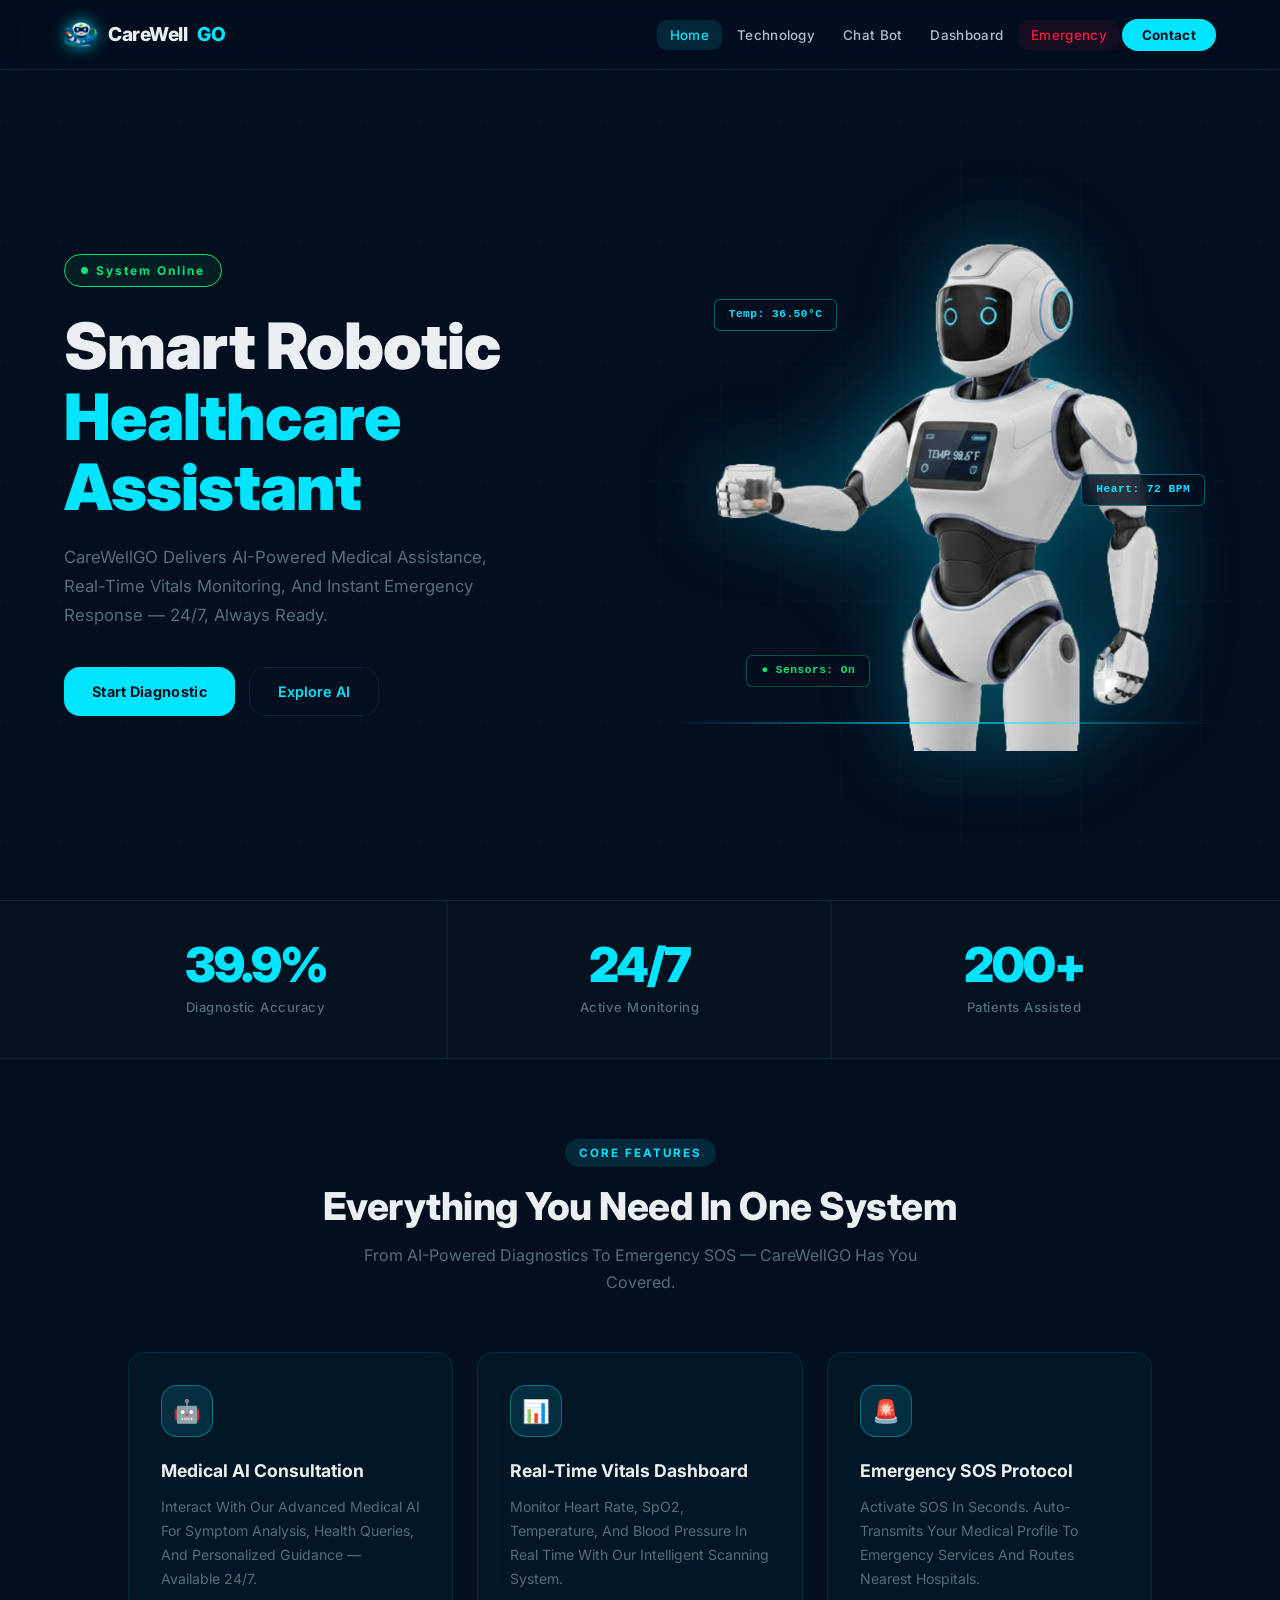
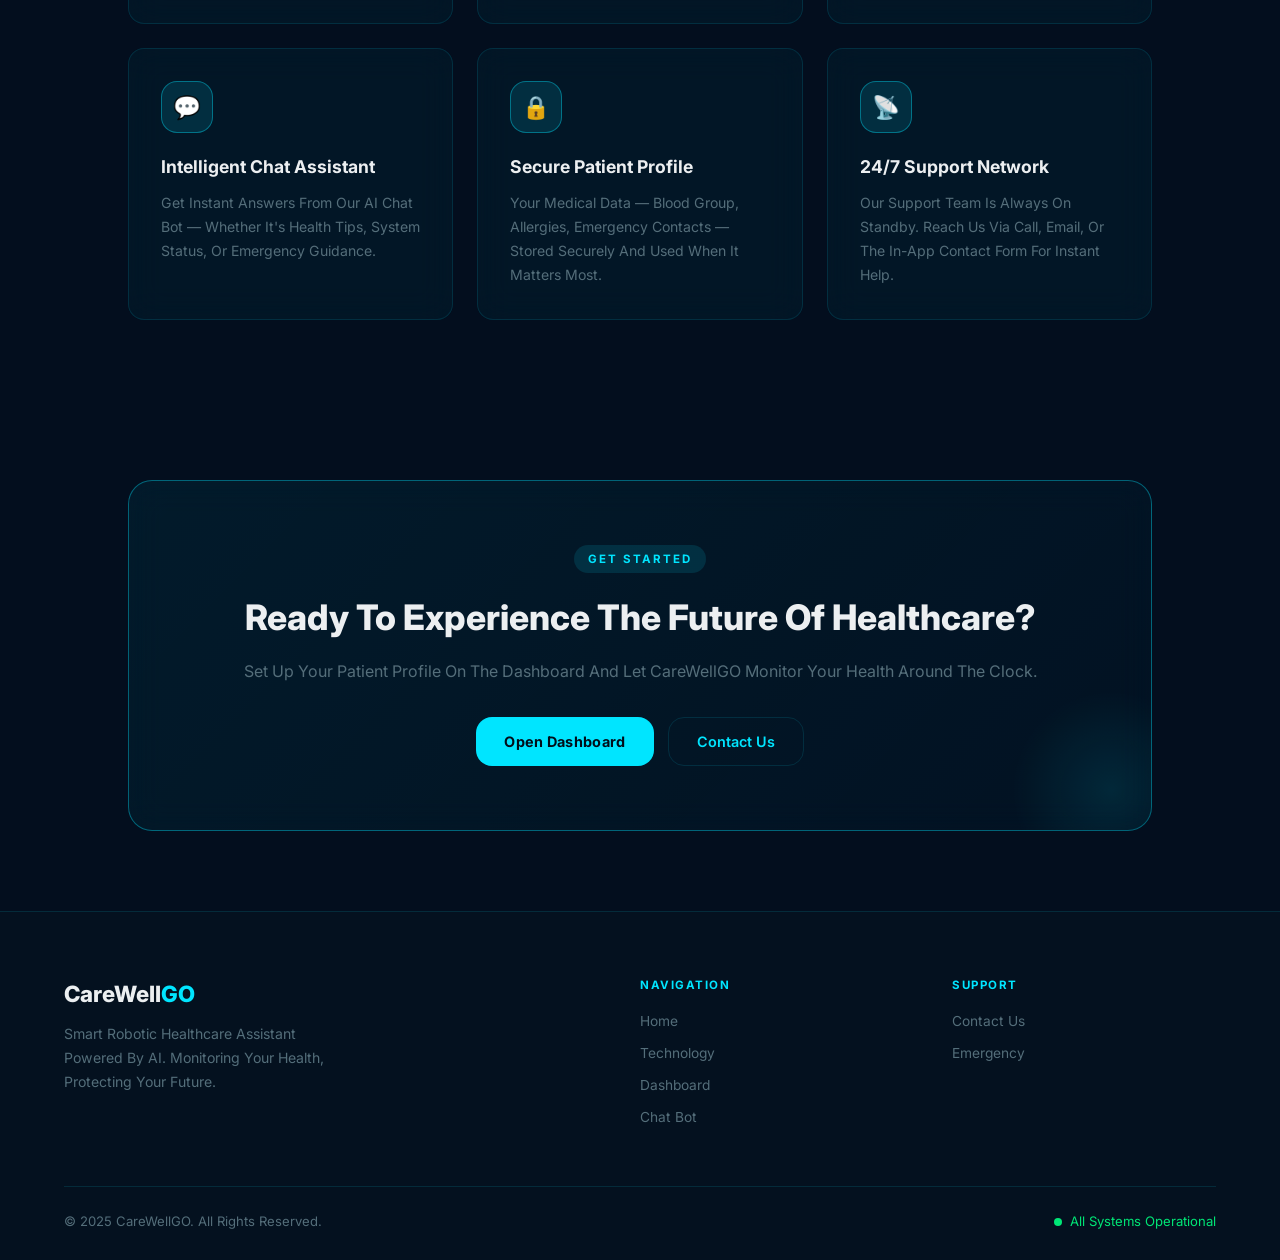
<file: index.html>
<!DOCTYPE html>
<html lang="en">
<head>
    <meta charset="UTF-8">
    <meta name="viewport" content="width=device-width, initial-scale=1.0">
    <meta name="description" content="CareWellGO - Smart Robotic Healthcare Assistant Powered By AI. 24/7 Medical Monitoring, Emergency Response And Intelligent Diagnostics.">
    <title>CareWellGO — Smart Robotic Healthcare</title>
    <link rel="icon" href="Files/Images/Top_Img.png" type="image/x-icon">
    <link rel="stylesheet" href="Files/CSS/Common.css">
    <link rel="stylesheet" href="Files/CSS/Index.css">
</head>
<body>
<div class="Grid_Overlay"></div>

<nav class="Nav" id="Main_Nav">
    <div class="Nav_Container">
        <a href="./" class="Nav_Logo">
            <img src="Files/Images/Logo.png" alt="CareWellGO Logo">
            CareWell<span class="Text_Cyan">GO</span>
        </a>
        <button class="Nav_Hamburger" id="Nav_Toggle" aria-label="Toggle Navigation">
            <span></span><span></span><span></span>
        </button>
        <ul class="Nav_Links" id="Nav_Links">
            <li><a href="./" class="Nav_Link Nav_Active">Home</a></li>
            <li><a href="AI/" class="Nav_Link">Technology</a></li>
            <li><a href="Chat_Bot/" class="Nav_Link">Chat Bot</a></li>
            <li><a href="Dashboard/" class="Nav_Link">Dashboard</a></li>
            <li><a href="Emergency/" class="Nav_Link Nav_Emrg">Emergency</a></li>
            <li><a href="Contact/" class="Nav_Link Nav_Btn">Contact</a></li>
        </ul>
    </div>
</nav>

<section class="Hero">
    <div class="Hero_Inner">
        <div class="Hero_Text">
            <div class="Hero_Badge">System Online</div>
            <h1 class="Hero_Title">
                Smart Robotic
                <span>Healthcare Assistant</span>
            </h1>
            <p class="Hero_Desc">
                CareWellGO Delivers AI-Powered Medical Assistance, Real-Time Vitals Monitoring, And Instant Emergency Response — 24/7, Always Ready.
            </p>
            <div class="Hero_Actions">
                <a href="Dashboard/" class="Btn_Primary">Start Diagnostic</a>
                <a href="AI/" class="Btn_Secondary">Explore AI</a>
            </div>
        </div>
        <div class="Hero_Robot">
            <div class="Robot_Glow"></div>
            <img src="Files/Images/Robo.png" alt="CareWellGO Robot" class="Robot_Img">
            <div class="Hud_Node Node_Temp">Temp: 36.50°C</div>
            <div class="Hud_Node Node_Heart">Heart: 72 BPM</div>
            <div class="Hud_Node Node_Sensors">● Sensors: On</div>
            <div class="Scan_Line"></div>
        </div>
    </div>
</section>

<section class="Stats">
    <div class="Stats_Inner">
        <div class="Stat_Item">
            <div class="Stat_Num Text_Cyan" data-target="99.8" data-suffix="%">0%</div>
            <div class="Stat_Label">Diagnostic Accuracy</div>
        </div>
        <div class="Stat_Item">
            <div class="Stat_Num Text_Cyan">24/7</div>
            <div class="Stat_Label">Active Monitoring</div>
        </div>
        <div class="Stat_Item">
            <div class="Stat_Num Text_Cyan" data-target="500" data-suffix="+">0+</div>
            <div class="Stat_Label">Patients Assisted</div>
        </div>
    </div>
</section>

<section class="Features Section_Pad">
    <div class="Features_Header">
        <span class="Section_Label">Core Features</span>
        <h2 class="Section_Title">Everything You Need In One System</h2>
        <p class="Section_Sub">From AI-Powered Diagnostics To Emergency SOS — CareWellGO Has You Covered.</p>
    </div>
    <div class="Features_Grid">
        <div class="Feature_Card Glass_Card">
            <div class="Feature_Icon">🤖</div>
            <div class="Feature_Title">Medical AI Consultation</div>
            <p class="Feature_Desc">Interact With Our Advanced Medical AI For Symptom Analysis, Health Queries, And Personalized Guidance — Available 24/7.</p>
        </div>
        <div class="Feature_Card Glass_Card">
            <div class="Feature_Icon">📊</div>
            <div class="Feature_Title">Real-Time Vitals Dashboard</div>
            <p class="Feature_Desc">Monitor Heart Rate, SpO2, Temperature, And Blood Pressure In Real Time With Our Intelligent Scanning System.</p>
        </div>
        <div class="Feature_Card Glass_Card">
            <div class="Feature_Icon">🚨</div>
            <div class="Feature_Title">Emergency SOS Protocol</div>
            <p class="Feature_Desc">Activate SOS In Seconds. Auto-Transmits Your Medical Profile To Emergency Services And Routes Nearest Hospitals.</p>
        </div>
        <div class="Feature_Card Glass_Card">
            <div class="Feature_Icon">💬</div>
            <div class="Feature_Title">Intelligent Chat Assistant</div>
            <p class="Feature_Desc">Get Instant Answers From Our AI Chat Bot — Whether It's Health Tips, System Status, Or Emergency Guidance.</p>
        </div>
        <div class="Feature_Card Glass_Card">
            <div class="Feature_Icon">🔒</div>
            <div class="Feature_Title">Secure Patient Profile</div>
            <p class="Feature_Desc">Your Medical Data — Blood Group, Allergies, Emergency Contacts — Stored Securely And Used When It Matters Most.</p>
        </div>
        <div class="Feature_Card Glass_Card">
            <div class="Feature_Icon">📡</div>
            <div class="Feature_Title">24/7 Support Network</div>
            <p class="Feature_Desc">Our Support Team Is Always On Standby. Reach Us Via Call, Email, Or The In-App Contact Form For Instant Help.</p>
        </div>
    </div>
</section>

<section class="CTA Section_Pad">
    <div class="CTA_Inner">
        <div class="CTA_Box Glass_Card">
            <span class="Section_Label">Get Started</span>
            <h2 class="CTA_Title">Ready To Experience The Future Of Healthcare?</h2>
            <p class="CTA_Desc">Set Up Your Patient Profile On The Dashboard And Let CareWellGO Monitor Your Health Around The Clock.</p>
            <div class="CTA_Actions">
                <a href="Dashboard/" class="Btn_Primary">Open Dashboard</a>
                <a href="Contact/" class="Btn_Secondary">Contact Us</a>
            </div>
        </div>
    </div>
</section>

<footer class="Footer">
    <div class="Footer_Container">
        <div class="Footer_Grid">
            <div class="Footer_Brand">
                <div class="Footer_Brand_Name">CareWell<span class="Text_Cyan">GO</span></div>
                <p>Smart Robotic Healthcare Assistant Powered By AI. Monitoring Your Health, Protecting Your Future.</p>
            </div>
            <div class="Footer_Col">
                <h4>Navigation</h4>
                <a href="./">Home</a>
                <a href="AI/">Technology</a>
                <a href="Dashboard/">Dashboard</a>
                <a href="Chat_Bot/">Chat Bot</a>
            </div>
            <div class="Footer_Col">
                <h4>Support</h4>
                <a href="Contact/">Contact Us</a>
                <a href="Emergency/">Emergency</a>
            </div>
        </div>
        <div class="Footer_Bottom">
            <p>© 2025 CareWellGO. All Rights Reserved.</p>
            <span class="Footer_Status">All Systems Operational</span>
        </div>
    </div>
</footer>

<div class="Discount_Alert" id="Discount_Alert" style="display:none;">
    <div class="Alert_Head">
        <div class="Alert_Icon">✨</div>
        <div>
            <div class="Alert_Title">Exclusive Offer Unlocked</div>
            <div class="Alert_Sub">Limited Time Only</div>
        </div>
    </div>
    <p class="Alert_Desc">Claim Your 10% Discount On CareWellGO Premium Service Today!</p>
    <div class="Alert_Actions">
        <button class="Btn_Alert_Claim" onclick="Claim_Offer()">Claim Now</button>
        <button class="Btn_Alert_Close" onclick="Close_Alert()">✕ Close</button>
    </div>
</div>

<script src="Files/JS/Db.js"></script>
<script src="Files/JS/Index.js"></script>
</body>
</html>
</file>
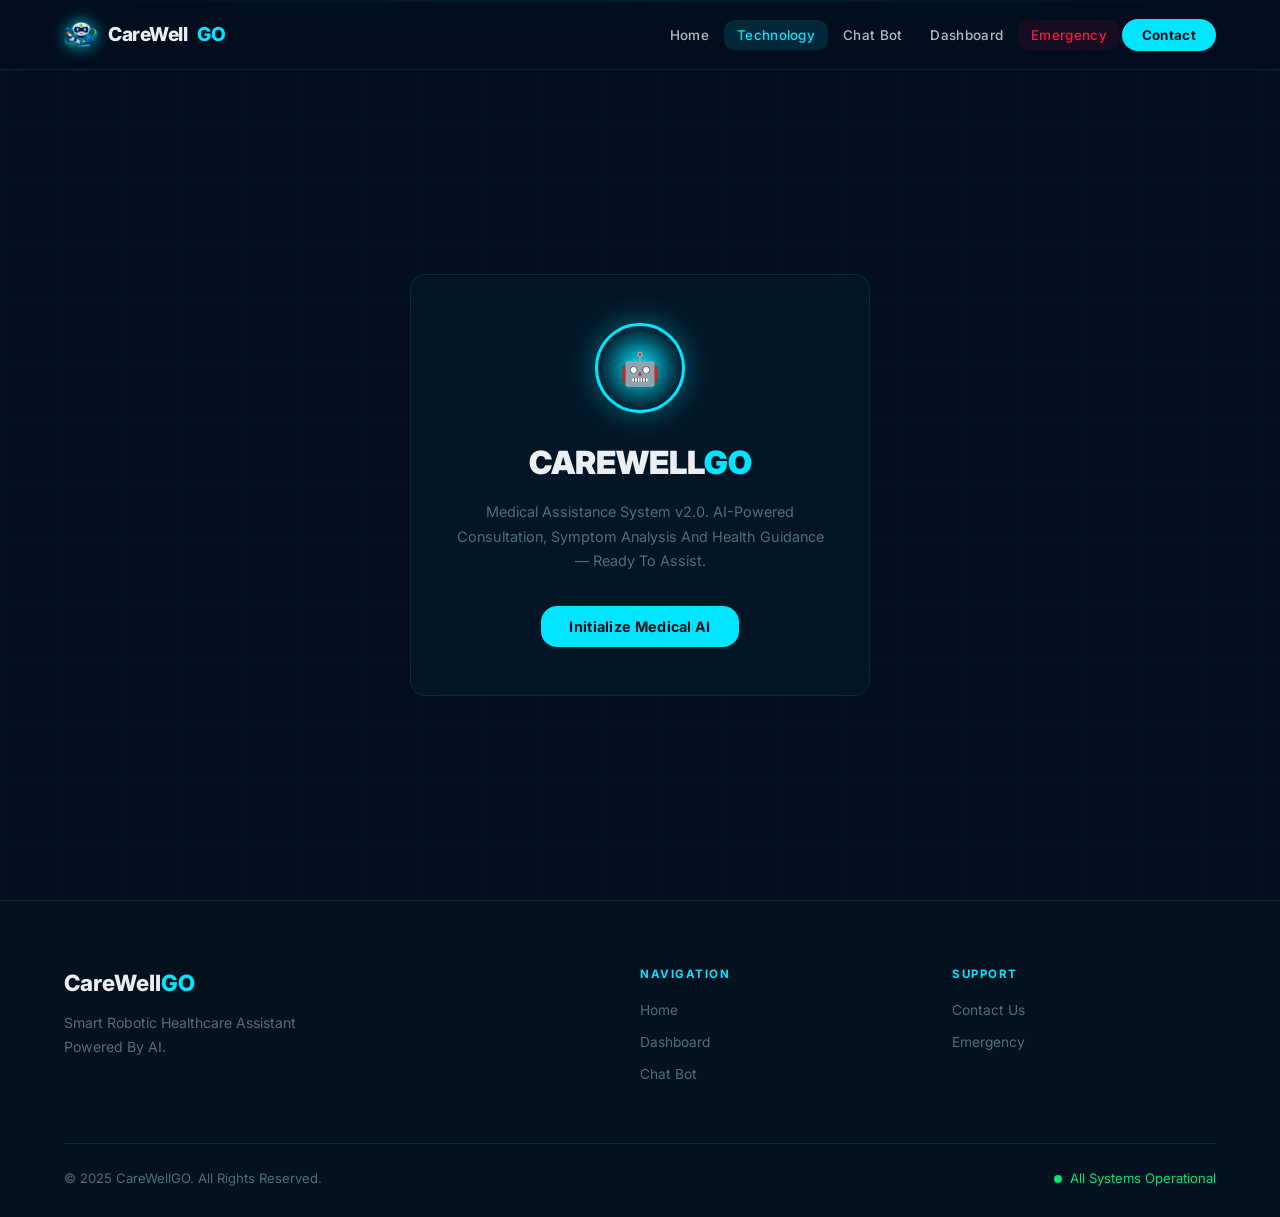
<file: AI/index.html>
<!DOCTYPE html>
<html lang="en">
<head>
    <meta charset="UTF-8">
    <meta name="viewport" content="width=device-width, initial-scale=1.0">
    <meta name="description" content="CareWellGO Medical AI - Intelligent Healthcare Conversation System For Symptom Analysis And Health Guidance.">
    <title>CareWellGO | Medical AI</title>
    <link rel="icon" href="../Files/Images/Top_Img.png" type="image/x-icon">
    <link rel="stylesheet" href="../Files/CSS/Common.css">
    <link rel="stylesheet" href="../Files/CSS/Ai.css">
</head>
<body>
<div class="Grid_Overlay"></div>
<div class="Scanner_Line"></div>

<nav class="Nav" id="Main_Nav">
    <div class="Nav_Container">
        <a href="../" class="Nav_Logo">
            <img src="../Files/Images/Logo.png" alt="CareWellGO Logo">
            CareWell<span class="Text_Cyan">GO</span>
        </a>
        <button class="Nav_Hamburger" id="Nav_Toggle" aria-label="Toggle Navigation">
            <span></span><span></span><span></span>
        </button>
        <ul class="Nav_Links" id="Nav_Links">
            <li><a href="../" class="Nav_Link">Home</a></li>
            <li><a href="../AI/" class="Nav_Link Nav_Active">Technology</a></li>
            <li><a href="../Chat_Bot/" class="Nav_Link">Chat Bot</a></li>
            <li><a href="../Dashboard/" class="Nav_Link">Dashboard</a></li>
            <li><a href="../Emergency/" class="Nav_Link Nav_Emrg">Emergency</a></li>
            <li><a href="../Contact/" class="Nav_Link Nav_Btn">Contact</a></li>
        </ul>
    </div>
</nav>

<div class="Ai_Page">
    <div class="Ai_Welcome" id="AI_Welcome">
        <div class="Welcome_Card Glass_Card">
            <div class="Bot_Eye">🤖</div>
            <h1>CAREWELL<span class="Text_Cyan">GO</span></h1>
            <p>Medical Assistance System v2.0. AI-Powered Consultation, Symptom Analysis And Health Guidance — Ready To Assist.</p>
            <button class="Btn_Primary" onclick="Init_AI_Chat()">Initialize Medical AI</button>
        </div>
    </div>

    <div class="Ai_Chat" id="AI_Chat_View" style="display:none;">
        <div class="Chat_Top_Bar Glass_Card">
            <div class="Chat_Status">
                <div class="Chat_Status_Dot"></div>
                <span class="Chat_Status_Text">AI ONLINE — MEDICAL SYSTEM ACTIVE</span>
            </div>
            <div class="Chat_Top_Actions">
                <button class="Btn_Chat_Action" onclick="Clear_AI_History()">Clear History</button>
                <button class="Btn_Chat_Action" onclick="document.getElementById('AI_Welcome').style.display='flex'; document.getElementById('AI_Chat_View').style.display='none';">Exit</button>
            </div>
        </div>

        <div class="Chat_Messages" id="AI_Messages"></div>

        <div class="Chat_Input_Row Glass_Card">
            <input type="text" class="Chat_Input" id="AI_Input" placeholder="Describe Your Symptoms Or Ask A Health Question...">
            <button class="Btn_Send" onclick="Send_AI_Message()">Send</button>
        </div>
    </div>
</div>

<footer class="Footer">
    <div class="Footer_Container">
        <div class="Footer_Grid">
            <div class="Footer_Brand">
                <div class="Footer_Brand_Name">CareWell<span class="Text_Cyan">GO</span></div>
                <p>Smart Robotic Healthcare Assistant Powered By AI.</p>
            </div>
            <div class="Footer_Col">
                <h4>Navigation</h4>
                <a href="../">Home</a>
                <a href="../Dashboard/">Dashboard</a>
                <a href="../Chat_Bot/">Chat Bot</a>
            </div>
            <div class="Footer_Col">
                <h4>Support</h4>
                <a href="../Contact/">Contact Us</a>
                <a href="../Emergency/">Emergency</a>
            </div>
        </div>
        <div class="Footer_Bottom">
            <p>© 2025 CareWellGO. All Rights Reserved.</p>
            <span class="Footer_Status">All Systems Operational</span>
        </div>
    </div>
</footer>

<script src="../Files/JS/Db.js"></script>
<script src="../Files/JS/Ai.js"></script>
</body>
</html>
</file>
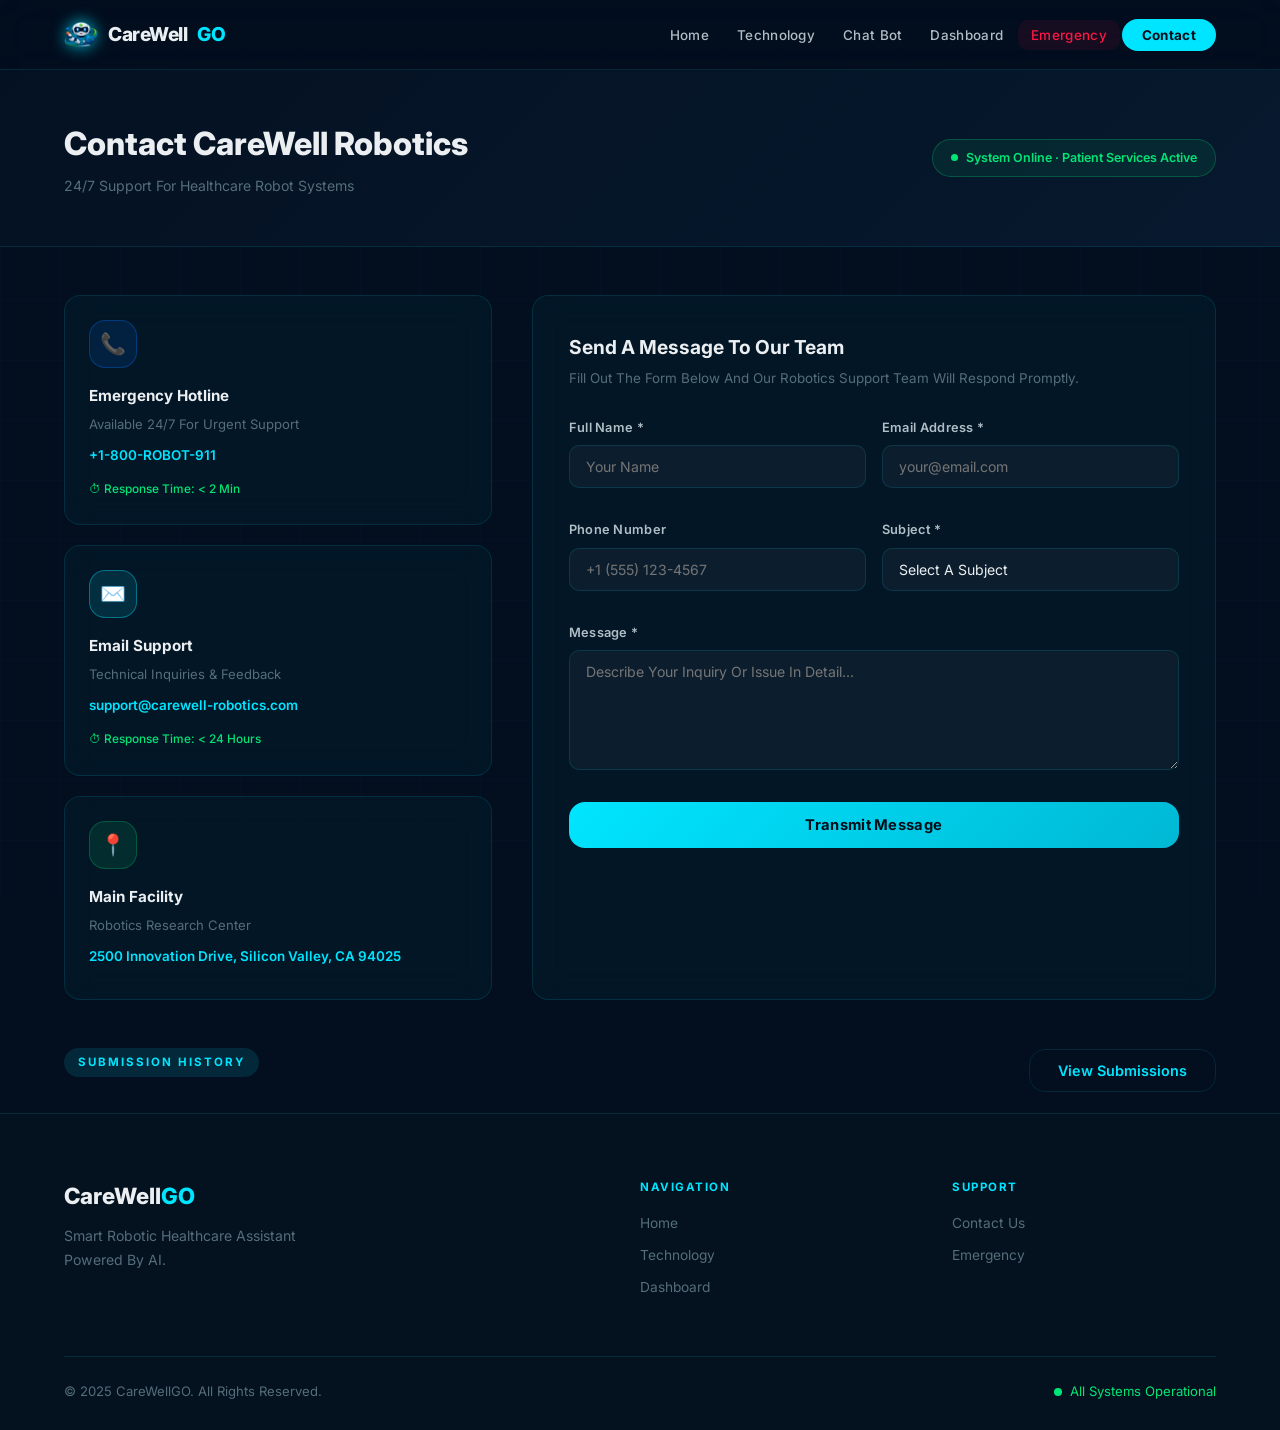
<file: Contact/index.html>
<!DOCTYPE html>
<html lang="en">
<head>
    <meta charset="UTF-8">
    <meta name="viewport" content="width=device-width, initial-scale=1.0">
    <meta name="description" content="Contact CareWell Robotics - 24/7 Support For Healthcare Robot Systems. Submit A Query Or Request Technical Assistance.">
    <title>CareWellGO | Contact</title>
    <link rel="icon" href="../Files/Images/Top_Img.png" type="image/x-icon">
    <link rel="stylesheet" href="../Files/CSS/Common.css">
    <link rel="stylesheet" href="../Files/CSS/Contact.css">
</head>
<body>
<div class="Grid_Overlay"></div>

<nav class="Nav" id="Main_Nav">
    <div class="Nav_Container">
        <a href="../" class="Nav_Logo">
            <img src="../Files/Images/Logo.png" alt="CareWellGO Logo">
            CareWell<span class="Text_Cyan">GO</span>
        </a>
        <button class="Nav_Hamburger" id="Nav_Toggle" aria-label="Toggle Navigation">
            <span></span><span></span><span></span>
        </button>
        <ul class="Nav_Links" id="Nav_Links">
            <li><a href="../" class="Nav_Link">Home</a></li>
            <li><a href="../AI/" class="Nav_Link">Technology</a></li>
            <li><a href="../Chat_Bot/" class="Nav_Link">Chat Bot</a></li>
            <li><a href="../Dashboard/" class="Nav_Link">Dashboard</a></li>
            <li><a href="../Emergency/" class="Nav_Link Nav_Emrg">Emergency</a></li>
            <li><a href="../Contact/" class="Nav_Link Nav_Active Nav_Btn">Contact</a></li>
        </ul>
    </div>
</nav>

<div class="Contact_Page">
    <div class="Contact_Hero">
        <div class="Contact_Hero_Inner">
            <div>
                <h1>Contact CareWell Robotics</h1>
                <p>24/7 Support For Healthcare Robot Systems</p>
            </div>
            <div class="System_Online">System Online · Patient Services Active</div>
        </div>
    </div>

    <div class="Contact_Body">
        <div class="Contact_Info">
            <div class="Info_Card Glass_Card">
                <div class="Info_Icon Info_Icon_Blue">📞</div>
                <h3>Emergency Hotline</h3>
                <p>Available 24/7 For Urgent Support</p>
                <a href="tel:+180076268911" class="Info_Link">+1-800-ROBOT-911</a>
                <span class="Response_Tag">⏱ Response Time: &lt; 2 Min</span>
            </div>
            <div class="Info_Card Glass_Card">
                <div class="Info_Icon Info_Icon_Cyan">✉️</div>
                <h3>Email Support</h3>
                <p>Technical Inquiries &amp; Feedback</p>
                <a href="mailto:support@carewell-robotics.com" class="Info_Link">support@carewell-robotics.com</a>
                <span class="Response_Tag">⏱ Response Time: &lt; 24 Hours</span>
            </div>
            <div class="Info_Card Glass_Card">
                <div class="Info_Icon Info_Icon_Green">📍</div>
                <h3>Main Facility</h3>
                <p>Robotics Research Center</p>
                <span class="Info_Link" style="cursor:default;">2500 Innovation Drive, Silicon Valley, CA 94025</span>
            </div>
        </div>

        <div class="Form_Panel Glass_Card">
            <h2>Send A Message To Our Team</h2>
            <p>Fill Out The Form Below And Our Robotics Support Team Will Respond Promptly.</p>

            <form id="Contact_Form" onsubmit="Submit_Contact(event)">
                <div class="Form_Row">
                    <div class="Form_Field">
                        <label class="Form_Label" for="Name">Full Name *</label>
                        <input type="text" class="Form_Input" id="Name" placeholder="Your Name">
                        <div class="Form_Error" id="Err_Name"></div>
                    </div>
                    <div class="Form_Field">
                        <label class="Form_Label" for="Email">Email Address *</label>
                        <input type="email" class="Form_Input" id="Email" placeholder="your@email.com">
                        <div class="Form_Error" id="Err_Email"></div>
                    </div>
                </div>
                <div class="Form_Row">
                    <div class="Form_Field">
                        <label class="Form_Label" for="Phone">Phone Number</label>
                        <input type="tel" class="Form_Input" id="Phone" placeholder="+1 (555) 123-4567">
                    </div>
                    <div class="Form_Field">
                        <label class="Form_Label" for="Subject">Subject *</label>
                        <select class="Form_Select" id="Subject">
                            <option value="" disabled selected>Select A Subject</option>
                            <option value="technical">Technical Support</option>
                            <option value="sales">Sales Inquiry</option>
                            <option value="maintenance">Routine Maintenance</option>
                            <option value="emergency">Emergency Assistance</option>
                        </select>
                        <div class="Form_Error" id="Err_Subject"></div>
                    </div>
                </div>
                <div class="Form_Field">
                    <label class="Form_Label" for="Message">Message *</label>
                    <textarea class="Form_Textarea" id="Message" rows="5" placeholder="Describe Your Inquiry Or Issue In Detail..."></textarea>
                    <div class="Form_Error" id="Err_Message"></div>
                </div>
                <button type="submit" class="Btn_Submit" id="Submit_Btn">Transmit Message</button>
            </form>
        </div>
    </div>

    <div class="History_Toggle">
        <span class="Section_Label">Submission History</span>
        <button class="Btn_Secondary" id="History_Btn" onclick="Toggle_History()">View Submissions</button>
    </div>

    <div class="History_Panel" id="History_Panel" style="display:none;"></div>
</div>

<footer class="Footer">
    <div class="Footer_Container">
        <div class="Footer_Grid">
            <div class="Footer_Brand">
                <div class="Footer_Brand_Name">CareWell<span class="Text_Cyan">GO</span></div>
                <p>Smart Robotic Healthcare Assistant Powered By AI.</p>
            </div>
            <div class="Footer_Col">
                <h4>Navigation</h4>
                <a href="../">Home</a>
                <a href="../AI/">Technology</a>
                <a href="../Dashboard/">Dashboard</a>
            </div>
            <div class="Footer_Col">
                <h4>Support</h4>
                <a href="../Contact/">Contact Us</a>
                <a href="../Emergency/">Emergency</a>
            </div>
        </div>
        <div class="Footer_Bottom">
            <p>© 2025 CareWellGO. All Rights Reserved.</p>
            <span class="Footer_Status">All Systems Operational</span>
        </div>
    </div>
</footer>

<script src="../Files/JS/Db.js"></script>
<script src="../Files/JS/Contact.js"></script>
</body>
</html>
</file>
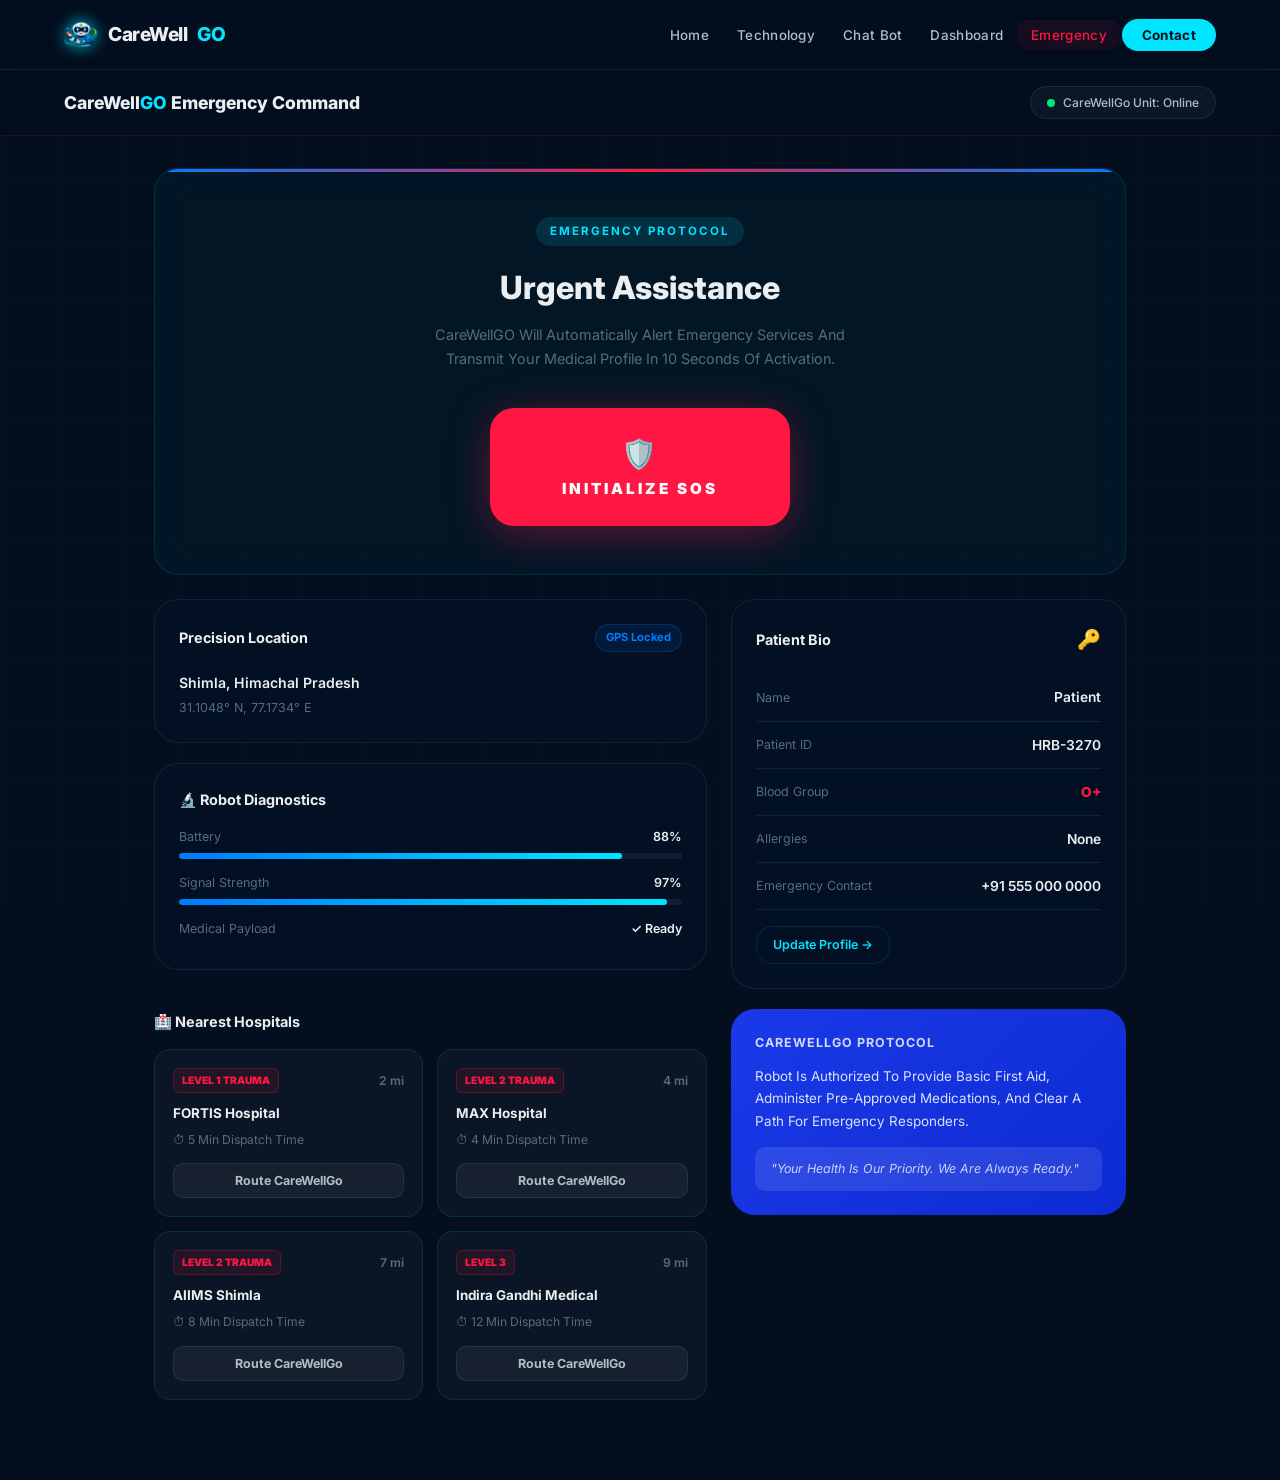
<file: Emergency/index.html>
<!DOCTYPE html>
<html lang="en">
<head>
    <meta charset="UTF-8">
    <meta name="viewport" content="width=device-width, initial-scale=1.0">
    <meta name="description" content="CareWellGO Emergency Command - Rapid SOS System For Immediate Medical Assistance And Hospital Routing.">
    <title>CareWellGO | Emergency</title>
    <link rel="icon" href="../Files/Images/Top_Img.png" type="image/x-icon">
    <link rel="stylesheet" href="../Files/CSS/Common.css">
    <link rel="stylesheet" href="../Files/CSS/Emergency.css">
</head>
<body>
<div class="Grid_Overlay"></div>

<nav class="Nav" id="Main_Nav">
    <div class="Nav_Container">
        <a href="../" class="Nav_Logo">
            <img src="../Files/Images/Logo.png" alt="CareWellGO Logo">
            CareWell<span class="Text_Cyan">GO</span>
        </a>
        <button class="Nav_Hamburger" id="Nav_Toggle" aria-label="Toggle Navigation">
            <span></span><span></span><span></span>
        </button>
        <ul class="Nav_Links" id="Nav_Links">
            <li><a href="../" class="Nav_Link">Home</a></li>
            <li><a href="../AI/" class="Nav_Link">Technology</a></li>
            <li><a href="../Chat_Bot/" class="Nav_Link">Chat Bot</a></li>
            <li><a href="../Dashboard/" class="Nav_Link">Dashboard</a></li>
            <li><a href="../Emergency/" class="Nav_Link Nav_Active Nav_Emrg">Emergency</a></li>
            <li><a href="../Contact/" class="Nav_Link Nav_Btn">Contact</a></li>
        </ul>
    </div>
</nav>

<div class="Emrg_Page">
    <div class="Emrg_Nav_Bar">
        <span class="Emrg_Nav_Logo">CareWell<span>GO</span> Emergency Command</span>
        <div class="Robot_Online" id="Robot_Status">
            <div class="Online_Dot"></div>
            <span class="Online_Text">CareWellGo Unit: Online</span>
        </div>
    </div>

    <div class="Emrg_Body">
        <div class="Calling_Banner" id="Calling_Banner">
            <div class="Calling_Icon">🎧</div>
            <div class="Calling_Info">
                <h2>Emergency Response Active</h2>
                <p>Operator #412 Is Reviewing Your Vitals. CareWellGo Is Standing By.</p>
            </div>
            <button class="Btn_Secondary" onclick="endCall()">End Session</button>
        </div>

        <div class="SOS_Panel Glass_Card" id="Initial_Prompt">
            <span class="Section_Label">Emergency Protocol</span>
            <h2>Urgent Assistance</h2>
            <p>CareWellGO Will Automatically Alert Emergency Services And Transmit Your Medical Profile In 10 Seconds Of Activation.</p>

            <div class="SOS_Btn_Wrap">
                <button class="Btn_SOS" id="Sos_Btn" onclick="startEmergencyTimer()">
                    <div class="SOS_Content" id="Sos_Content">
                        <div class="SOS_Icon">🛡️</div>
                        <span class="SOS_Label">Initialize SOS</span>
                    </div>
                    <div class="Timer_Display" id="Timer_Display">10</div>
                </button>
                <button class="Btn_Abort" id="Cancel_Btn" onclick="cancelEmergency()">✕ Abort Emergency Call</button>
            </div>
        </div>

        <div class="Emrg_Grid">
            <div class="Emrg_Left">
                <div class="Location_Card">
                    <div class="Card_Head">
                        <h3>Precision Location</h3>
                        <span class="GPS_Tag">GPS Locked</span>
                    </div>
                    <div class="Location_Info">
                        <h4>Shimla, Himachal Pradesh</h4>
                        <p>31.1048° N, 77.1734° E</p>
                    </div>
                </div>

                <div class="Diag_Card">
                    <h3 style="font-size:0.9rem;font-weight:700;color:var(--Clr_Text_Bright);margin-bottom:16px;">🔬 Robot Diagnostics</h3>
                    <div class="Diag_Bar_Wrap">
                        <div class="Diag_Bar_Label"><span>Battery</span><span>88%</span></div>
                        <div class="Diag_Bar"><div class="Diag_Fill" style="width:88%"></div></div>
                    </div>
                    <div class="Diag_Bar_Wrap">
                        <div class="Diag_Bar_Label"><span>Signal Strength</span><span>97%</span></div>
                        <div class="Diag_Bar"><div class="Diag_Fill" style="width:97%"></div></div>
                    </div>
                    <div class="Diag_Bar_Label" style="margin-top:8px;">
                        <span>Medical Payload</span>
                        <span class="Diag_Ready">✓ Ready</span>
                    </div>
                </div>

                <div style="padding:20px 0;">
                    <h3 style="font-size:0.9rem;font-weight:700;color:var(--Clr_Text_Bright);margin-bottom:16px;">🏥 Nearest Hospitals</h3>
                    <div class="Hospital_Grid">
                        <div class="Hospital_Card">
                            <div class="Hospital_Top"><span class="Trauma_Badge">Level 1 Trauma</span><span class="Dist">2 mi</span></div>
                            <div class="Hospital_Name">FORTIS Hospital</div>
                            <div class="Hospital_Time">⏱ 5 Min Dispatch Time</div>
                            <button class="Btn_Route">Route CareWellGo</button>
                        </div>
                        <div class="Hospital_Card">
                            <div class="Hospital_Top"><span class="Trauma_Badge">Level 2 Trauma</span><span class="Dist">4 mi</span></div>
                            <div class="Hospital_Name">MAX Hospital</div>
                            <div class="Hospital_Time">⏱ 4 Min Dispatch Time</div>
                            <button class="Btn_Route">Route CareWellGo</button>
                        </div>
                        <div class="Hospital_Card">
                            <div class="Hospital_Top"><span class="Trauma_Badge">Level 2 Trauma</span><span class="Dist">7 mi</span></div>
                            <div class="Hospital_Name">AIIMS Shimla</div>
                            <div class="Hospital_Time">⏱ 8 Min Dispatch Time</div>
                            <button class="Btn_Route">Route CareWellGo</button>
                        </div>
                        <div class="Hospital_Card">
                            <div class="Hospital_Top"><span class="Trauma_Badge">Level 3</span><span class="Dist">9 mi</span></div>
                            <div class="Hospital_Name">Indira Gandhi Medical</div>
                            <div class="Hospital_Time">⏱ 12 Min Dispatch Time</div>
                            <button class="Btn_Route">Route CareWellGo</button>
                        </div>
                    </div>
                </div>
            </div>

            <div class="Emrg_Right">
                <div class="Patient_Bio_Card">
                    <div class="Card_Head">
                        <h3>Patient Bio</h3>
                        <span style="font-size:1.2rem;">🔑</span>
                    </div>
                    <div class="Bio_Field">
                        <span class="Bio_Key">Name</span>
                        <span class="Bio_Val" id="Bio_Name">—</span>
                    </div>
                    <div class="Bio_Field">
                        <span class="Bio_Key">Patient ID</span>
                        <span class="Bio_Val Text_Muted" id="Bio_ID">—</span>
                    </div>
                    <div class="Bio_Field">
                        <span class="Bio_Key">Blood Group</span>
                        <span class="Bio_Val Blood_Val" id="Bio_Blood">—</span>
                    </div>
                    <div class="Bio_Field">
                        <span class="Bio_Key">Allergies</span>
                        <span class="Bio_Val" id="Bio_Allergies">—</span>
                    </div>
                    <div class="Bio_Field">
                        <span class="Bio_Key">Emergency Contact</span>
                        <span class="Bio_Val Text_Cyan" id="Bio_Contact">—</span>
                    </div>
                    <div style="margin-top:16px;">
                        <a href="../Dashboard/" class="Btn_Secondary" style="font-size:0.78rem;padding:8px 16px;">Update Profile →</a>
                    </div>
                </div>

                <div class="Protocol_Card">
                    <h4>CareWellGo Protocol</h4>
                    <p>Robot Is Authorized To Provide Basic First Aid, Administer Pre-Approved Medications, And Clear A Path For Emergency Responders.</p>
                    <div class="Protocol_Quote">"Your Health Is Our Priority. We Are Always Ready."</div>
                </div>
            </div>
        </div>
    </div>
</div>

<script src="../Files/JS/Db.js"></script>
<script src="../Files/JS/Emergency.js"></script>
</body>
</html>
</file>
<file: Files/CSS/Common.css>
@import url('https://fonts.googleapis.com/css2?family=Inter:wght@300;400;500;600;700;800;900&display=swap');

:root {
    --Clr_Bg: #030e1e;
    --Clr_Bg_Alt: #04111f;
    --Clr_Bg_Card: rgba(4, 18, 40, 0.9);
    --Clr_Glass: rgba(0, 229, 255, 0.04);
    --Clr_Glass_Hover: rgba(0, 229, 255, 0.08);
    --Clr_Cyan: #00e5ff;
    --Clr_Cyan_Dim: rgba(0, 229, 255, 0.12);
    --Clr_Cyan_Glow: rgba(0, 229, 255, 0.25);
    --Clr_Green: #00e676;
    --Clr_Red: #ff1744;
    --Clr_Amber: #ffd740;
    --Clr_Text: #b0bec5;
    --Clr_Text_Bright: #eceff1;
    --Clr_Text_Muted: #546e7a;
    --Clr_Border: rgba(0, 229, 255, 0.12);
    --Clr_Border_Active: rgba(0, 229, 255, 0.38);
    --Nav_H: 70px;
    --Max_W: 1280px;
    --Side_Pad: clamp(16px, 5vw, 80px);
    --R_Sm: 6px;
    --R_Md: 10px;
    --R_Lg: 16px;
    --R_Xl: 24px;
    --R_Full: 9999px;
    --Shadow_Md: 0 8px 32px rgba(0,0,0,0.5);
    --Shadow_Cyan: 0 0 30px rgba(0, 229, 255, 0.15);
    --Shadow_Red: 0 0 30px rgba(255, 23, 68, 0.3);
    --Transition: 0.3s cubic-bezier(0.4, 0, 0.2, 1);
    --Transition_Fast: 0.15s cubic-bezier(0.4, 0, 0.2, 1);
    --Font: 'Inter', -apple-system, BlinkMacSystemFont, 'Segoe UI', sans-serif;
}

*, *::before, *::after { margin: 0; padding: 0; box-sizing: border-box; }

html { scroll-behavior: smooth; font-size: 16px; }

body {
    font-family: var(--Font);
    background-color: var(--Clr_Bg);
    color: var(--Clr_Text);
    min-height: 100vh;
    overflow-x: hidden;
    line-height: 1.6;
    padding-top: var(--Nav_H);
}

a { text-decoration: none; color: inherit; }
button { font-family: var(--Font); cursor: pointer; border: none; background: none; }
img { max-width: 100%; display: block; }
input, select, textarea { font-family: var(--Font); }
ul { list-style: none; }

.Grid_Overlay {
    position: fixed;
    inset: 0;
    background-image:
        linear-gradient(rgba(0, 229, 255, 0.025) 1px, transparent 1px),
        linear-gradient(90deg, rgba(0, 229, 255, 0.025) 1px, transparent 1px);
    background-size: 60px 60px;
    pointer-events: none;
    z-index: 0;
}

.Nav {
    position: fixed;
    top: 0; left: 0; right: 0;
    height: var(--Nav_H);
    z-index: 1000;
    background: rgba(3, 14, 30, 0.6);
    backdrop-filter: blur(20px);
    -webkit-backdrop-filter: blur(20px);
    border-bottom: 1px solid var(--Clr_Border);
    transition: var(--Transition);
}

.Nav_Scrolled {
    background: rgba(3, 14, 30, 0.95);
    box-shadow: var(--Shadow_Cyan);
}

.Nav_Container {
    max-width: var(--Max_W);
    margin: 0 auto;
    padding: 0 var(--Side_Pad);
    height: 100%;
    display: flex;
    align-items: center;
    justify-content: space-between;
    gap: 24px;
}

.Nav_Logo {
    display: flex;
    align-items: center;
    gap: 10px;
    font-size: 1.2rem;
    font-weight: 800;
    color: var(--Clr_Text_Bright);
    letter-spacing: -0.5px;
    flex-shrink: 0;
}

.Nav_Logo img {
    width: 34px; height: 34px;
    object-fit: contain;
    filter: drop-shadow(0 0 8px var(--Clr_Cyan));
}

.Nav_Links {
    display: flex;
    align-items: center;
    gap: 2px;
}

.Nav_Link {
    padding: 7px 13px;
    border-radius: var(--R_Md);
    font-size: 0.84rem;
    font-weight: 500;
    color: var(--Clr_Text);
    letter-spacing: 0.3px;
    transition: var(--Transition_Fast);
    white-space: nowrap;
}

.Nav_Link:hover { color: var(--Clr_Cyan); background: var(--Clr_Glass); }

.Nav_Active { color: var(--Clr_Cyan) !important; background: var(--Clr_Cyan_Dim) !important; }

.Nav_Emrg {
    color: var(--Clr_Red) !important;
    background: rgba(255, 23, 68, 0.08) !important;
}

.Nav_Emrg:hover {
    background: rgba(255, 23, 68, 0.18) !important;
    box-shadow: var(--Shadow_Red) !important;
}

.Nav_Btn {
    background: var(--Clr_Cyan) !important;
    color: #020e1a !important;
    font-weight: 700 !important;
    padding: 8px 20px !important;
    border-radius: var(--R_Lg) !important;
}

.Nav_Btn:hover {
    background: #33ecff !important;
    box-shadow: 0 4px 20px rgba(0, 229, 255, 0.35) !important;
    transform: translateY(-1px);
}

.Nav_Hamburger {
    display: none;
    flex-direction: column;
    justify-content: center;
    gap: 5px;
    width: 40px; height: 40px;
    padding: 8px;
    background: var(--Clr_Glass);
    border: 1px solid var(--Clr_Border);
    border-radius: var(--R_Md);
    transition: var(--Transition);
}

.Nav_Hamburger span {
    display: block;
    width: 100%; height: 2px;
    background: var(--Clr_Text_Bright);
    border-radius: 2px;
    transition: var(--Transition);
}

.Nav_Hamburger.Is_Active span:nth-child(1) { transform: translateY(7px) rotate(45deg); }
.Nav_Hamburger.Is_Active span:nth-child(2) { opacity: 0; transform: scaleX(0); }
.Nav_Hamburger.Is_Active span:nth-child(3) { transform: translateY(-7px) rotate(-45deg); }

.Footer {
    background: var(--Clr_Bg_Alt);
    border-top: 1px solid var(--Clr_Border);
    padding: 64px var(--Side_Pad) 28px;
    position: relative;
    z-index: 1;
}

.Footer_Container { max-width: var(--Max_W); margin: 0 auto; }

.Footer_Grid {
    display: grid;
    grid-template-columns: 2fr 1fr 1fr;
    gap: 48px;
    margin-bottom: 48px;
}

.Footer_Brand_Name {
    font-size: 1.4rem;
    font-weight: 800;
    color: var(--Clr_Text_Bright);
    margin-bottom: 10px;
}

.Footer_Brand p {
    font-size: 0.88rem;
    color: var(--Clr_Text_Muted);
    max-width: 280px;
    line-height: 1.7;
}

.Footer_Col h4 {
    font-size: 0.72rem;
    font-weight: 700;
    letter-spacing: 1.5px;
    text-transform: uppercase;
    color: var(--Clr_Cyan);
    margin-bottom: 16px;
}

.Footer_Col a {
    display: block;
    font-size: 0.86rem;
    color: var(--Clr_Text_Muted);
    margin-bottom: 10px;
    transition: var(--Transition_Fast);
}

.Footer_Col a:hover { color: var(--Clr_Cyan); padding-left: 4px; }

.Footer_Bottom {
    border-top: 1px solid var(--Clr_Border);
    padding-top: 24px;
    display: flex;
    justify-content: space-between;
    align-items: center;
    flex-wrap: wrap;
    gap: 12px;
}

.Footer_Bottom p { font-size: 0.82rem; color: var(--Clr_Text_Muted); }

.Footer_Status {
    display: flex;
    align-items: center;
    gap: 8px;
    font-size: 0.82rem;
    color: var(--Clr_Green);
}

.Footer_Status::before {
    content: '';
    width: 8px; height: 8px;
    background: var(--Clr_Green);
    border-radius: 50%;
    animation: Pulse_Dot 2s infinite;
}

@keyframes Pulse_Dot {
    0%, 100% { box-shadow: 0 0 0 0 rgba(0, 230, 118, 0.5); }
    50% { box-shadow: 0 0 0 6px rgba(0, 230, 118, 0); }
}

.Text_Cyan { color: var(--Clr_Cyan); }
.Text_Green { color: var(--Clr_Green); }
.Text_Red { color: var(--Clr_Red); }
.Text_Muted { color: var(--Clr_Text_Muted); }
.Text_Bright { color: var(--Clr_Text_Bright); }

.Glass_Card {
    background: var(--Clr_Glass);
    border: 1px solid var(--Clr_Border);
    backdrop-filter: blur(16px);
    border-radius: var(--R_Lg);
    transition: var(--Transition);
}

.Glass_Card:hover {
    background: var(--Clr_Glass_Hover);
    border-color: var(--Clr_Border_Active);
    box-shadow: var(--Shadow_Cyan);
}

.Btn_Primary {
    display: inline-flex;
    align-items: center;
    gap: 8px;
    padding: 12px 28px;
    background: var(--Clr_Cyan);
    color: #020e1a;
    font-weight: 700;
    font-size: 0.9rem;
    border-radius: var(--R_Lg);
    letter-spacing: 0.3px;
    transition: var(--Transition);
}

.Btn_Primary:hover {
    background: #33ecff;
    box-shadow: 0 4px 24px rgba(0, 229, 255, 0.4);
    transform: translateY(-2px);
}

.Btn_Secondary {
    display: inline-flex;
    align-items: center;
    gap: 8px;
    padding: 12px 28px;
    background: transparent;
    color: var(--Clr_Cyan);
    font-weight: 600;
    font-size: 0.9rem;
    border-radius: var(--R_Lg);
    border: 1px solid var(--Clr_Cyan_Dim);
    transition: var(--Transition);
}

.Btn_Secondary:hover {
    background: var(--Clr_Cyan_Dim);
    border-color: var(--Clr_Cyan);
    box-shadow: var(--Shadow_Cyan);
}

.Btn_Danger {
    display: inline-flex;
    align-items: center;
    gap: 8px;
    padding: 12px 28px;
    background: var(--Clr_Red);
    color: white;
    font-weight: 700;
    font-size: 0.9rem;
    border-radius: var(--R_Lg);
    transition: var(--Transition);
}

.Btn_Danger:hover { background: #ff4560; box-shadow: var(--Shadow_Red); transform: translateY(-2px); }

.Section_Pad { padding: 80px var(--Side_Pad); }

.Section_Label {
    display: inline-block;
    padding: 5px 14px;
    background: var(--Clr_Cyan_Dim);
    color: var(--Clr_Cyan);
    font-size: 0.72rem;
    font-weight: 700;
    letter-spacing: 2px;
    text-transform: uppercase;
    border-radius: var(--R_Full);
    margin-bottom: 16px;
}

.Section_Title {
    font-size: clamp(1.6rem, 3vw, 2.4rem);
    font-weight: 800;
    color: var(--Clr_Text_Bright);
    line-height: 1.2;
    letter-spacing: -0.5px;
}

.Section_Sub {
    font-size: 1rem;
    color: var(--Clr_Text_Muted);
    margin-top: 12px;
    max-width: 560px;
    line-height: 1.7;
}

.Toast_Container {
    position: fixed;
    top: calc(var(--Nav_H) + 16px);
    right: 16px;
    z-index: 9999;
    display: flex;
    flex-direction: column;
    gap: 10px;
    pointer-events: none;
}

.Toast {
    display: flex;
    align-items: center;
    gap: 12px;
    padding: 14px 20px;
    background: var(--Clr_Bg_Card);
    border: 1px solid var(--Clr_Border);
    border-radius: var(--R_Lg);
    backdrop-filter: blur(20px);
    box-shadow: var(--Shadow_Md);
    font-size: 0.88rem;
    font-weight: 500;
    color: var(--Clr_Text_Bright);
    pointer-events: auto;
    animation: Toast_In 0.4s ease forwards;
    min-width: 260px;
    max-width: 380px;
}

.Toast::before { font-weight: 900; font-size: 1rem; }
.Toast_Success { border-color: rgba(0, 230, 118, 0.3); }
.Toast_Success::before { content: '✓'; color: var(--Clr_Green); }
.Toast_Error { border-color: rgba(255, 23, 68, 0.3); }
.Toast_Error::before { content: '✕'; color: var(--Clr_Red); }
.Toast_Info { border-color: var(--Clr_Border_Active); }
.Toast_Info::before { content: '●'; color: var(--Clr_Cyan); }
.Toast_Out { animation: Toast_Out 0.4s ease forwards; }

@keyframes Toast_In { from { opacity: 0; transform: translateX(120%); } to { opacity: 1; transform: translateX(0); } }
@keyframes Toast_Out { from { opacity: 1; transform: translateX(0); } to { opacity: 0; transform: translateX(120%); } }

::-webkit-scrollbar { width: 5px; height: 5px; }
::-webkit-scrollbar-track { background: var(--Clr_Bg); }
::-webkit-scrollbar-thumb { background: var(--Clr_Border); border-radius: 3px; }
::-webkit-scrollbar-thumb:hover { background: var(--Clr_Cyan_Dim); }

@media (max-width: 768px) {
    .Nav_Hamburger { display: flex; }

    .Nav_Links {
        position: absolute;
        top: var(--Nav_H);
        left: 0; right: 0;
        background: rgba(3, 14, 30, 0.98);
        backdrop-filter: blur(20px);
        border-bottom: 1px solid var(--Clr_Border);
        flex-direction: column;
        padding: 10px;
        gap: 4px;
        max-height: 0;
        overflow: hidden;
        opacity: 0;
        transition: var(--Transition);
        pointer-events: none;
    }

    .Nav_Links.Nav_Open { max-height: 500px; opacity: 1; pointer-events: auto; }

    .Nav_Link { padding: 11px 16px; width: 100%; border-radius: var(--R_Md); }
    .Nav_Btn { width: 100%; text-align: center; justify-content: center; }
    .Footer_Grid { grid-template-columns: 1fr; gap: 32px; }
    .Section_Pad { padding: 56px var(--Side_Pad); }
}

@media (max-width: 480px) {
    html { font-size: 15px; }
    .Section_Pad { padding: 40px 16px; }
    .Footer { padding: 40px 16px 24px; }
    .Footer_Bottom { flex-direction: column; text-align: center; }
}

@media (min-width: 1441px) { :root { --Max_W: 1440px; } }
</file>
<file: Files/CSS/Index.css>
.Hero {
    min-height: calc(100vh - var(--Nav_H));
    display: flex;
    align-items: center;
    padding: 0 var(--Side_Pad);
    position: relative;
    overflow: hidden;
    max-width: 100%;
}

.Hero_Inner {
    max-width: var(--Max_W);
    margin: 0 auto;
    width: 100%;
    display: grid;
    grid-template-columns: 1fr 1fr;
    align-items: center;
    gap: 60px;
    padding: 60px 0;
}

.Hero_Badge {
    display: inline-flex;
    align-items: center;
    gap: 8px;
    padding: 6px 16px;
    border: 1px solid var(--Clr_Green);
    background: rgba(0, 230, 118, 0.07);
    color: var(--Clr_Green);
    font-size: 0.75rem;
    font-weight: 700;
    letter-spacing: 2px;
    border-radius: var(--R_Full);
    margin-bottom: 24px;
}

.Hero_Badge::before {
    content: '';
    width: 7px; height: 7px;
    background: var(--Clr_Green);
    border-radius: 50%;
    animation: Pulse_Dot 1.5s infinite;
}

.Hero_Title {
    font-size: clamp(2.2rem, 5vw, 4rem);
    font-weight: 900;
    color: var(--Clr_Text_Bright);
    line-height: 1.1;
    letter-spacing: -1px;
    margin-bottom: 20px;
}

.Hero_Title span { color: var(--Clr_Cyan); display: block; }

.Hero_Desc {
    font-size: 1.05rem;
    color: var(--Clr_Text_Muted);
    line-height: 1.75;
    max-width: 460px;
    margin-bottom: 36px;
}

.Hero_Actions { display: flex; gap: 14px; flex-wrap: wrap; }

.Hero_Robot {
    position: relative;
    display: flex;
    justify-content: center;
    align-items: center;
}

.Robot_Glow {
    position: absolute;
    width: 400px; height: 400px;
    background: radial-gradient(circle, rgba(0, 229, 255, 0.12) 0%, transparent 70%);
    border-radius: 50%;
}

.Robot_Img {
    max-width: 480px;
    width: 100%;
    filter: drop-shadow(0 0 40px rgba(0, 229, 255, 0.3));
    animation: Float_Robo 6s ease-in-out infinite;
    position: relative;
    z-index: 1;
}

@keyframes Float_Robo {
    0%, 100% { transform: translateY(0); }
    50% { transform: translateY(-18px); }
}

.Hud_Node {
    position: absolute;
    padding: 6px 14px;
    font-size: 0.7rem;
    font-family: monospace;
    font-weight: 600;
    color: var(--Clr_Cyan);
    border: 1px solid var(--Clr_Border_Active);
    background: rgba(3, 14, 30, 0.8);
    backdrop-filter: blur(8px);
    border-radius: var(--R_Sm);
    z-index: 2;
    letter-spacing: 0.5px;
}

.Node_Temp { top: 15%; left: 8%; }
.Node_Heart { top: 48%; right: 2%; }
.Node_Sensors { bottom: 12%; left: 14%; color: var(--Clr_Green); border-color: rgba(0, 230, 118, 0.35); }

.Scan_Line {
    position: absolute;
    width: 100%; height: 2px;
    background: linear-gradient(to right, transparent, var(--Clr_Cyan), transparent);
    top: 0;
    animation: Scan_Anim 3s linear infinite;
    z-index: 3;
    opacity: 0.7;
}

@keyframes Scan_Anim { 0% { top: 0%; } 100% { top: 100%; } }

.Stats {
    background: var(--Clr_Bg_Alt);
    border-top: 1px solid var(--Clr_Border);
    border-bottom: 1px solid var(--Clr_Border);
    position: relative; z-index: 1;
}

.Stats_Inner {
    max-width: var(--Max_W);
    margin: 0 auto;
    padding: 0 var(--Side_Pad);
    display: grid;
    grid-template-columns: repeat(3, 1fr);
}

.Stat_Item {
    padding: 40px 24px;
    text-align: center;
    border-right: 1px solid var(--Clr_Border);
}

.Stat_Item:last-child { border-right: none; }

.Stat_Num {
    font-size: 3rem;
    font-weight: 900;
    color: var(--Clr_Cyan);
    line-height: 1;
    letter-spacing: -2px;
}

.Stat_Label {
    font-size: 0.82rem;
    color: var(--Clr_Text_Muted);
    font-weight: 500;
    margin-top: 8px;
    letter-spacing: 0.5px;
}

.Features { position: relative; z-index: 1; }

.Features_Header { text-align: center; margin-bottom: 56px; }
.Features_Header .Section_Sub { margin: 12px auto 0; }

.Features_Grid {
    max-width: var(--Max_W);
    margin: 0 auto;
    padding: 0 var(--Side_Pad);
    display: grid;
    grid-template-columns: repeat(3, 1fr);
    gap: 24px;
}

.Feature_Card {
    padding: 32px;
    position: relative;
    overflow: hidden;
}

.Feature_Card::before {
    content: '';
    position: absolute;
    top: 0; left: 0; right: 0;
    height: 2px;
    background: linear-gradient(to right, transparent, var(--Clr_Cyan), transparent);
    opacity: 0;
    transition: var(--Transition);
}

.Feature_Card:hover::before { opacity: 1; }

.Feature_Icon {
    width: 52px; height: 52px;
    background: var(--Clr_Cyan_Dim);
    border: 1px solid var(--Clr_Border_Active);
    border-radius: var(--R_Lg);
    display: flex;
    align-items: center;
    justify-content: center;
    font-size: 1.4rem;
    margin-bottom: 20px;
}

.Feature_Title {
    font-size: 1.1rem;
    font-weight: 700;
    color: var(--Clr_Text_Bright);
    margin-bottom: 10px;
}

.Feature_Desc { font-size: 0.88rem; color: var(--Clr_Text_Muted); line-height: 1.7; }

.CTA {
    position: relative; z-index: 1;
    text-align: center;
}

.CTA_Inner {
    max-width: var(--Max_W);
    margin: 0 auto;
    padding: 0 var(--Side_Pad);
}

.CTA_Box {
    padding: 64px 48px;
    border-radius: var(--R_Xl);
    background: linear-gradient(135deg, rgba(0, 229, 255, 0.06), rgba(0, 229, 255, 0.02));
    border: 1px solid var(--Clr_Border_Active);
    position: relative;
    overflow: hidden;
}

.CTA_Box::before {
    content: '';
    position: absolute;
    bottom: -60px; right: -60px;
    width: 200px; height: 200px;
    background: radial-gradient(circle, rgba(0, 229, 255, 0.1), transparent 70%);
    border-radius: 50%;
}

.CTA_Title {
    font-size: clamp(1.6rem, 3vw, 2.2rem);
    font-weight: 800;
    color: var(--Clr_Text_Bright);
    margin-bottom: 14px;
}

.CTA_Desc { font-size: 1rem; color: var(--Clr_Text_Muted); margin-bottom: 32px; }

.CTA_Actions { display: flex; gap: 14px; justify-content: center; flex-wrap: wrap; }

.Discount_Alert {
    position: fixed;
    bottom: 32px; right: 32px;
    z-index: 5000;
    background: var(--Clr_Bg_Card);
    border: 1px solid var(--Clr_Border_Active);
    border-radius: var(--R_Xl);
    padding: 22px 24px;
    backdrop-filter: blur(20px);
    box-shadow: 0 8px 40px rgba(0, 229, 255, 0.2);
    animation: Slide_Alert 0.6s cubic-bezier(0.34, 1.56, 0.64, 1) forwards;
    max-width: 340px;
    width: calc(100vw - 32px);
}

@keyframes Slide_Alert { from { transform: translateX(120%); opacity: 0; } to { transform: translateX(0); opacity: 1; } }

.Alert_Head { display: flex; align-items: center; gap: 10px; margin-bottom: 10px; }

.Alert_Icon { font-size: 1.6rem; }

.Alert_Title { font-size: 0.9rem; font-weight: 700; color: var(--Clr_Text_Bright); }

.Alert_Sub { font-size: 0.8rem; color: var(--Clr_Text_Muted); }

.Alert_Desc { font-size: 0.84rem; color: var(--Clr_Text); margin-bottom: 16px; }

.Alert_Actions { display: flex; gap: 8px; }

.Btn_Alert_Claim {
    flex: 1;
    padding: 9px 16px;
    background: var(--Clr_Cyan);
    color: #020e1a;
    font-weight: 700;
    font-size: 0.82rem;
    border-radius: var(--R_Md);
    border: none;
    transition: var(--Transition_Fast);
}

.Btn_Alert_Claim:hover { background: #33ecff; }

.Btn_Alert_Close {
    padding: 9px 12px;
    background: rgba(255, 255, 255, 0.06);
    color: var(--Clr_Text_Muted);
    font-size: 0.82rem;
    border-radius: var(--R_Md);
    border: 1px solid var(--Clr_Border);
    transition: var(--Transition_Fast);
}

.Btn_Alert_Close:hover { color: var(--Clr_Red); border-color: var(--Clr_Red); }

@media (max-width: 900px) {
    .Hero_Inner { grid-template-columns: 1fr; gap: 40px; text-align: center; }
    .Hero_Desc { margin: 0 auto 36px; }
    .Hero_Actions { justify-content: center; }
    .Hero_Robot { display: none; }
    .Features_Grid { grid-template-columns: repeat(2, 1fr); }
    .Stats_Inner { grid-template-columns: repeat(3, 1fr); }
}

@media (max-width: 600px) {
    .Features_Grid { grid-template-columns: 1fr; }
    .Stats_Inner { grid-template-columns: 1fr; }
    .Stat_Item { border-right: none; border-bottom: 1px solid var(--Clr_Border); }
    .Stat_Item:last-child { border-bottom: none; }
    .CTA_Box { padding: 40px 24px; }
    .Discount_Alert { bottom: 16px; right: 16px; }
}
</file>
<file: Files/CSS/Ai.css>
.Ai_Page {
    min-height: calc(100vh - var(--Nav_H));
    display: flex;
    flex-direction: column;
    position: relative;
    z-index: 1;
}

.Ai_Welcome {
    flex: 1;
    display: flex;
    align-items: center;
    justify-content: center;
    padding: 40px var(--Side_Pad);
}

.Welcome_Card {
    max-width: 460px;
    width: 100%;
    padding: 48px 40px;
    text-align: center;
}

.Bot_Eye {
    width: 90px; height: 90px;
    margin: 0 auto 24px;
    background: radial-gradient(circle, var(--Clr_Cyan) 0%, transparent 70%);
    border: 3px solid var(--Clr_Cyan);
    border-radius: 50%;
    display: flex;
    align-items: center;
    justify-content: center;
    font-size: 2rem;
    box-shadow: 0 0 30px rgba(0, 229, 255, 0.4), inset 0 0 20px rgba(0, 229, 255, 0.1);
    animation: Eye_Pulse 2.5s ease-in-out infinite;
}

@keyframes Eye_Pulse {
    0%, 100% { box-shadow: 0 0 30px rgba(0, 229, 255, 0.4), inset 0 0 20px rgba(0, 229, 255, 0.1); }
    50% { box-shadow: 0 0 50px rgba(0, 229, 255, 0.6), inset 0 0 30px rgba(0, 229, 255, 0.2); }
}

.Welcome_Card h1 { font-size: 2rem; font-weight: 900; color: var(--Clr_Text_Bright); margin-bottom: 12px; }
.Welcome_Card p { font-size: 0.9rem; color: var(--Clr_Text_Muted); margin-bottom: 32px; line-height: 1.7; }

.Scanner_Line {
    position: fixed;
    top: 0; left: 0; right: 0;
    height: 2px;
    background: linear-gradient(90deg, transparent, var(--Clr_Cyan), transparent);
    animation: H_Scan 4s linear infinite;
    opacity: 0.4;
    z-index: 2;
}

@keyframes H_Scan { 0% { top: 0; } 100% { top: 100%; } }

.Ai_Chat {
    flex: 1;
    display: flex;
    flex-direction: column;
    max-width: 860px;
    width: 100%;
    margin: 0 auto;
    padding: 24px var(--Side_Pad);
    gap: 16px;
}

.Chat_Top_Bar {
    display: flex;
    align-items: center;
    justify-content: space-between;
    padding: 14px 20px;
    border-radius: var(--R_Lg);
}

.Chat_Status { display: flex; align-items: center; gap: 10px; }
.Chat_Status_Dot {
    width: 9px; height: 9px;
    background: var(--Clr_Green);
    border-radius: 50%;
    animation: Pulse_Dot 1.5s infinite;
}
.Chat_Status_Text { font-size: 0.8rem; font-weight: 600; color: var(--Clr_Green); letter-spacing: 1px; }

.Chat_Top_Actions { display: flex; gap: 10px; }

.Btn_Chat_Action {
    padding: 7px 14px;
    border-radius: var(--R_Md);
    font-size: 0.78rem;
    font-weight: 600;
    color: var(--Clr_Text_Muted);
    background: rgba(255,255,255,0.04);
    border: 1px solid var(--Clr_Border);
    transition: var(--Transition_Fast);
}

.Btn_Chat_Action:hover { color: var(--Clr_Cyan); border-color: var(--Clr_Cyan_Dim); }

.Chat_Messages {
    flex: 1;
    overflow-y: auto;
    display: flex;
    flex-direction: column;
    gap: 14px;
    padding: 20px;
    background: var(--Clr_Glass);
    border: 1px solid var(--Clr_Border);
    border-radius: var(--R_Lg);
    min-height: 380px;
    max-height: 460px;
}

.Msg { display: flex; gap: 12px; animation: Msg_In 0.3s ease; }
@keyframes Msg_In { from { opacity: 0; transform: translateY(10px); } to { opacity: 1; transform: translateY(0); } }

.Msg_User { flex-direction: row-reverse; }

.Msg_Avatar {
    width: 34px; height: 34px;
    border-radius: 50%;
    background: var(--Clr_Cyan_Dim);
    border: 1px solid var(--Clr_Border_Active);
    display: flex;
    align-items: center;
    justify-content: center;
    font-size: 0.75rem;
    font-weight: 700;
    flex-shrink: 0;
    color: var(--Clr_Cyan);
}

.Msg_User .Msg_Avatar { background: rgba(0, 230, 118, 0.1); border-color: rgba(0, 230, 118, 0.3); color: var(--Clr_Green); }

.Msg_Bubble {
    max-width: 72%;
    padding: 12px 16px;
    border-radius: var(--R_Lg);
    font-size: 0.88rem;
    line-height: 1.65;
    background: var(--Clr_Glass);
    border: 1px solid var(--Clr_Border);
    color: var(--Clr_Text_Bright);
}

.Msg_User .Msg_Bubble { background: rgba(0, 229, 255, 0.1); border-color: rgba(0, 229, 255, 0.25); border-radius: var(--R_Lg) var(--R_Md) var(--R_Md) var(--R_Lg); }

.Msg_Time { display: block; font-size: 0.68rem; color: var(--Clr_Text_Muted); margin-top: 5px; }

.Typing_Indicator { display: flex; gap: 5px; align-items: center; padding: 8px 0; }
.Typing_Dot { width: 7px; height: 7px; background: var(--Clr_Cyan_Dim); border-radius: 50%; animation: Typing 1.2s infinite; }
.Typing_Dot:nth-child(2) { animation-delay: 0.2s; }
.Typing_Dot:nth-child(3) { animation-delay: 0.4s; }
@keyframes Typing { 0%, 100% { transform: translateY(0); opacity: 0.4; } 50% { transform: translateY(-5px); opacity: 1; } }

.Chat_Input_Row {
    display: flex;
    gap: 12px;
    padding: 16px 20px;
    background: var(--Clr_Glass);
    border: 1px solid var(--Clr_Border);
    border-radius: var(--R_Lg);
}

.Chat_Input {
    flex: 1;
    background: none;
    border: none;
    outline: none;
    color: var(--Clr_Text_Bright);
    font-size: 0.9rem;
    resize: none;
}

.Chat_Input::placeholder { color: var(--Clr_Text_Muted); }

.Btn_Send {
    padding: 10px 20px;
    background: var(--Clr_Cyan);
    color: #020e1a;
    font-weight: 700;
    font-size: 0.84rem;
    border-radius: var(--R_Md);
    border: none;
    transition: var(--Transition_Fast);
    flex-shrink: 0;
}

.Btn_Send:hover { background: #33ecff; }

@media (max-width: 600px) {
    .Welcome_Card { padding: 36px 24px; }
    .Chat_Messages { min-height: 280px; max-height: 350px; }
    .Msg_Bubble { max-width: 85%; }
}
</file>
<file: Files/CSS/Contact.css>
.Contact_Page { position: relative; z-index: 1; }

.Contact_Hero {
    background: linear-gradient(135deg, #041122, #07192e);
    border-bottom: 1px solid var(--Clr_Border);
    padding: 48px var(--Side_Pad);
}

.Contact_Hero_Inner {
    max-width: var(--Max_W);
    margin: 0 auto;
    display: flex;
    justify-content: space-between;
    align-items: center;
    flex-wrap: wrap;
    gap: 24px;
}

.Contact_Hero h1 { font-size: clamp(1.5rem, 3vw, 2rem); font-weight: 800; color: var(--Clr_Text_Bright); margin-bottom: 6px; }
.Contact_Hero p { font-size: 0.88rem; color: var(--Clr_Text_Muted); }

.System_Online {
    display: flex;
    align-items: center;
    gap: 8px;
    padding: 8px 18px;
    background: rgba(0, 230, 118, 0.08);
    border: 1px solid rgba(0, 230, 118, 0.25);
    border-radius: var(--R_Full);
    font-size: 0.78rem;
    font-weight: 600;
    color: var(--Clr_Green);
}

.System_Online::before { content: ''; width: 7px; height: 7px; background: var(--Clr_Green); border-radius: 50%; animation: Pulse_Dot 1.5s infinite; }

.Contact_Body {
    max-width: var(--Max_W);
    margin: 0 auto;
    padding: 48px var(--Side_Pad);
    display: grid;
    grid-template-columns: 1fr 1.6fr;
    gap: 40px;
}

.Contact_Info { display: flex; flex-direction: column; gap: 20px; }

.Info_Card { padding: 24px; }

.Info_Icon {
    width: 48px; height: 48px;
    border-radius: var(--R_Lg);
    display: flex;
    align-items: center;
    justify-content: center;
    font-size: 1.3rem;
    margin-bottom: 16px;
}

.Info_Icon_Blue { background: rgba(0, 123, 255, 0.12); border: 1px solid rgba(0, 123, 255, 0.3); }
.Info_Icon_Cyan { background: var(--Clr_Cyan_Dim); border: 1px solid var(--Clr_Border_Active); }
.Info_Icon_Green { background: rgba(0, 230, 118, 0.1); border: 1px solid rgba(0, 230, 118, 0.25); }

.Info_Card h3 { font-size: 0.95rem; font-weight: 700; color: var(--Clr_Text_Bright); margin-bottom: 6px; }
.Info_Card p { font-size: 0.82rem; color: var(--Clr_Text_Muted); margin-bottom: 10px; }
.Info_Link { font-size: 0.84rem; font-weight: 600; color: var(--Clr_Cyan); display: block; margin-bottom: 8px; transition: var(--Transition_Fast); }
.Info_Link:hover { color: #33ecff; padding-left: 4px; }
.Response_Tag { font-size: 0.74rem; color: var(--Clr_Green); font-weight: 500; }

.Form_Panel { padding: 36px; }

.Form_Panel h2 { font-size: 1.2rem; font-weight: 700; color: var(--Clr_Text_Bright); margin-bottom: 6px; }
.Form_Panel p { font-size: 0.84rem; color: var(--Clr_Text_Muted); margin-bottom: 28px; }

.Form_Row { display: grid; grid-template-columns: 1fr 1fr; gap: 16px; margin-bottom: 16px; }

.Form_Field { margin-bottom: 16px; }

.Form_Label { display: block; font-size: 0.8rem; font-weight: 600; color: var(--Clr_Text); margin-bottom: 7px; letter-spacing: 0.3px; }

.Form_Input, .Form_Select, .Form_Textarea {
    width: 100%;
    padding: 12px 16px;
    background: rgba(255, 255, 255, 0.04);
    border: 1px solid var(--Clr_Border);
    border-radius: var(--R_Md);
    color: var(--Clr_Text_Bright);
    font-size: 0.88rem;
    outline: none;
    transition: var(--Transition_Fast);
}

.Form_Input:focus, .Form_Select:focus, .Form_Textarea:focus {
    border-color: var(--Clr_Cyan);
    background: rgba(0, 229, 255, 0.04);
    box-shadow: 0 0 0 3px rgba(0, 229, 255, 0.06);
}

.Form_Input.Error { border-color: var(--Clr_Red); }
.Form_Error { font-size: 0.74rem; color: var(--Clr_Red); margin-top: 5px; display: none; }
.Form_Error.Visible { display: block; }

.Form_Select { appearance: none; cursor: pointer; }
.Form_Select option { background: #041122; color: var(--Clr_Text_Bright); }
.Form_Textarea { resize: vertical; min-height: 120px; }

.Btn_Submit {
    width: 100%;
    padding: 14px;
    background: linear-gradient(135deg, var(--Clr_Cyan), #00b8d4);
    color: #020e1a;
    font-weight: 700;
    font-size: 0.92rem;
    border-radius: var(--R_Lg);
    border: none;
    transition: var(--Transition);
    margin-top: 8px;
    letter-spacing: 0.3px;
}

.Btn_Submit:hover { box-shadow: 0 4px 24px rgba(0, 229, 255, 0.4); transform: translateY(-1px); }
.Btn_Submit:disabled { opacity: 0.6; cursor: not-allowed; transform: none; }

.History_Toggle {
    display: flex;
    align-items: center;
    justify-content: space-between;
    max-width: var(--Max_W);
    margin: 0 auto;
    padding: 0 var(--Side_Pad) 20px;
}

.History_Panel {
    max-width: var(--Max_W);
    margin: 0 auto;
    padding: 0 var(--Side_Pad) 48px;
}

.History_Item {
    padding: 16px 20px;
    margin-bottom: 12px;
    border-radius: var(--R_Lg);
    display: flex;
    justify-content: space-between;
    align-items: flex-start;
    gap: 16px;
}

.History_Subject { font-size: 0.88rem; font-weight: 600; color: var(--Clr_Text_Bright); margin-bottom: 4px; }
.History_Name { font-size: 0.8rem; color: var(--Clr_Text_Muted); }
.History_Time { font-size: 0.74rem; color: var(--Clr_Text_Muted); white-space: nowrap; flex-shrink: 0; }

@media (max-width: 900px) { .Contact_Body { grid-template-columns: 1fr; } }
@media (max-width: 600px) { .Form_Row { grid-template-columns: 1fr; } .Form_Panel { padding: 24px; } }
</file>
<file: Files/CSS/Emergency.css>
.Emrg_Page { position: relative; z-index: 1; }

.Emrg_Nav_Bar {
    display: flex;
    justify-content: space-between;
    align-items: center;
    padding: 16px var(--Side_Pad);
    background: rgba(3, 14, 30, 0.6);
    backdrop-filter: blur(12px);
    border-bottom: 1px solid rgba(255, 23, 68, 0.15);
}

.Emrg_Nav_Logo { font-size: 1.1rem; font-weight: 800; color: var(--Clr_Text_Bright); }
.Emrg_Nav_Logo span { color: var(--Clr_Cyan); }

.Robot_Online {
    display: flex;
    align-items: center;
    gap: 8px;
    padding: 6px 16px;
    border-radius: var(--R_Full);
    background: rgba(255,255,255,0.04);
    border: 1px solid rgba(255,255,255,0.08);
}

.Online_Dot { width: 8px; height: 8px; border-radius: 50%; background: var(--Clr_Green); animation: Pulse_Dot 1.5s infinite; }
.Online_Text { font-size: 0.75rem; font-weight: 500; color: var(--Clr_Text); }

.Emrg_Body {
    max-width: 1100px;
    margin: 0 auto;
    padding: 32px var(--Side_Pad) 60px;
    display: flex;
    flex-direction: column;
    gap: 24px;
}

.Calling_Banner {
    display: flex;
    align-items: center;
    gap: 24px;
    padding: 28px 32px;
    border-radius: var(--R_Xl);
    background: linear-gradient(135deg, rgba(255,23,68,0.1), rgba(255,23,68,0.05));
    border: 2px solid var(--Clr_Red);
    animation: Banner_Pulse 1.5s infinite alternate;
    display: none;
}

.Calling_Banner.Visible { display: flex; }

@keyframes Banner_Pulse { from { border-color: var(--Clr_Red); } to { border-color: rgba(255,23,68,0.4); } }

.Calling_Icon { width: 64px; height: 64px; background: var(--Clr_Red); border-radius: var(--R_Lg); display: flex; align-items: center; justify-content: center; font-size: 1.6rem; flex-shrink: 0; }
.Calling_Info { flex: 1; }
.Calling_Info h2 { font-size: 1.3rem; font-weight: 900; color: var(--Clr_Red); text-transform: uppercase; letter-spacing: 1px; margin-bottom: 6px; }
.Calling_Info p { font-size: 0.88rem; color: var(--Clr_Text_Muted); }

.SOS_Panel {
    padding: 48px 32px;
    text-align: center;
    position: relative;
    overflow: hidden;
    border-radius: var(--R_Xl);
}

.SOS_Panel::before {
    content: '';
    position: absolute;
    top: 0; left: 0; right: 0;
    height: 3px;
    background: linear-gradient(to right, #007bff, var(--Clr_Red), #007bff);
}

.SOS_Panel h2 { font-size: clamp(1.5rem, 3vw, 2rem); font-weight: 800; color: var(--Clr_Text_Bright); margin-bottom: 10px; }
.SOS_Panel > p { font-size: 0.9rem; color: var(--Clr_Text_Muted); max-width: 420px; margin: 0 auto 36px; line-height: 1.7; }

.SOS_Btn_Wrap { display: inline-block; position: relative; }

.Btn_SOS {
    position: relative;
    padding: 28px 56px;
    background: var(--Clr_Red);
    color: white;
    font-weight: 900;
    font-size: 1rem;
    letter-spacing: 2px;
    text-transform: uppercase;
    border: none;
    border-radius: var(--R_Xl);
    min-width: 300px;
    cursor: pointer;
    overflow: hidden;
    transition: all 0.4s cubic-bezier(0.175, 0.885, 0.32, 1.275);
    box-shadow: 0 8px 40px rgba(255, 23, 68, 0.35);
}

.Btn_SOS:hover { transform: translateY(-5px); box-shadow: 0 16px 50px rgba(255, 23, 68, 0.5); }

.SOS_Content { position: relative; z-index: 1; display: flex; flex-direction: column; align-items: center; gap: 8px; }
.SOS_Icon { font-size: 1.8rem; }
.SOS_Label { font-size: 0.95rem; font-weight: 900; letter-spacing: 3px; }

.Timer_Display {
    position: absolute;
    inset: 0;
    background: rgba(15, 23, 42, 0.95);
    display: flex;
    align-items: center;
    justify-content: center;
    font-size: 4rem;
    font-weight: 900;
    color: white;
    display: none;
}

.Btn_Abort {
    display: none;
    margin-top: 16px;
    padding: 10px 24px;
    font-size: 0.8rem;
    font-weight: 700;
    letter-spacing: 1px;
    text-transform: uppercase;
    color: var(--Clr_Red);
    background: rgba(255,23,68,0.08);
    border: 1px solid rgba(255,23,68,0.3);
    border-radius: var(--R_Full);
    transition: var(--Transition_Fast);
}

.Btn_Abort:hover { background: rgba(255,23,68,0.2); }

.Emrg_Grid { display: grid; grid-template-columns: 1.4fr 1fr; gap: 24px; }

.Emrg_Left { display: flex; flex-direction: column; gap: 20px; }
.Emrg_Right { display: flex; flex-direction: column; gap: 20px; }

.Location_Card, .Diag_Card, .Patient_Bio_Card, .Protocol_Card { padding: 24px; border-radius: var(--R_Xl); }
.Location_Card, .Diag_Card { background: rgba(4, 17, 36, 0.8); border: 1px solid var(--Clr_Border); }
.Patient_Bio_Card { background: rgba(4, 17, 36, 0.8); border: 1px solid var(--Clr_Border); }
.Protocol_Card { background: linear-gradient(135deg, #1a3ae8, #0d2bd3); border: none; }

.Card_Head { display: flex; justify-content: space-between; align-items: center; margin-bottom: 20px; }
.Card_Head h3 { font-size: 0.9rem; font-weight: 700; color: var(--Clr_Text_Bright); }
.GPS_Tag { font-size: 0.7rem; font-weight: 700; color: #007bff; background: rgba(0,123,255,0.1); padding: 4px 10px; border-radius: var(--R_Full); border: 1px solid rgba(0,123,255,0.25); }

.Location_Info h4 { font-size: 0.88rem; font-weight: 600; color: var(--Clr_Text_Bright); margin-bottom: 4px; }
.Location_Info p { font-size: 0.78rem; color: var(--Clr_Text_Muted); }

.Diag_Bar_Wrap { margin-bottom: 14px; }
.Diag_Bar_Label { display: flex; justify-content: space-between; font-size: 0.78rem; margin-bottom: 6px; }
.Diag_Bar_Label span:first-child { color: var(--Clr_Text_Muted); }
.Diag_Bar_Label span:last-child { color: var(--Clr_Text_Bright); font-weight: 600; }
.Diag_Bar { height: 6px; background: rgba(255,255,255,0.06); border-radius: 3px; overflow: hidden; }
.Diag_Fill { height: 100%; border-radius: 3px; background: linear-gradient(to right, #007bff, var(--Clr_Cyan)); }
.Diag_Ready { font-size: 0.78rem; color: var(--Clr_Green); font-weight: 600; }

.Hospital_Grid { display: grid; grid-template-columns: 1fr 1fr; gap: 14px; }

.Hospital_Card {
    background: rgba(255,255,255,0.03);
    border: 1px solid var(--Clr_Border);
    border-radius: var(--R_Lg);
    padding: 18px;
    display: flex;
    flex-direction: column;
    transition: var(--Transition);
}

.Hospital_Card:hover { border-color: rgba(0,123,255,0.4); background: rgba(0,123,255,0.05); }

.Hospital_Top { display: flex; justify-content: space-between; align-items: center; margin-bottom: 10px; }
.Trauma_Badge { font-size: 0.64rem; font-weight: 900; color: var(--Clr_Red); background: rgba(255,23,68,0.1); border: 1px solid rgba(255,23,68,0.25); padding: 3px 8px; border-radius: var(--R_Sm); text-transform: uppercase; }
.Dist { font-size: 0.76rem; color: var(--Clr_Text_Muted); font-weight: 600; }
.Hospital_Name { font-size: 0.84rem; font-weight: 700; color: var(--Clr_Text_Bright); margin-bottom: 6px; }
.Hospital_Time { font-size: 0.76rem; color: var(--Clr_Text_Muted); margin-bottom: 14px; }
.Btn_Route { margin-top: auto; padding: 9px; background: rgba(255,255,255,0.05); border: 1px solid var(--Clr_Border); border-radius: var(--R_Md); font-size: 0.78rem; font-weight: 700; color: var(--Clr_Text); width: 100%; transition: var(--Transition_Fast); }
.Btn_Route:hover { background: #007bff; border-color: #007bff; color: white; }

.Bio_Field { display: flex; justify-content: space-between; align-items: center; padding: 12px 0; border-bottom: 1px solid var(--Clr_Border); }
.Bio_Field:last-child { border-bottom: none; }
.Bio_Key { font-size: 0.78rem; color: var(--Clr_Text_Muted); }
.Bio_Val { font-size: 0.86rem; font-weight: 600; color: var(--Clr_Text_Bright); }
.Blood_Val { color: var(--Clr_Red); font-weight: 800; }

.Protocol_Card h4 { font-size: 0.78rem; font-weight: 700; letter-spacing: 1px; text-transform: uppercase; opacity: 0.8; margin-bottom: 12px; color: white; }
.Protocol_Card p { font-size: 0.84rem; color: rgba(255,255,255,0.85); line-height: 1.7; margin-bottom: 14px; }
.Protocol_Quote { font-size: 0.78rem; font-style: italic; padding: 12px 16px; background: rgba(255,255,255,0.1); border-radius: var(--R_Md); color: rgba(255,255,255,0.75); }

@media (max-width: 900px) { .Emrg_Grid { grid-template-columns: 1fr; } }
@media (max-width: 600px) { .Hospital_Grid { grid-template-columns: 1fr; } .Btn_SOS { min-width: 260px; padding: 24px 36px; } .Calling_Banner { flex-direction: column; text-align: center; } }
</file>
